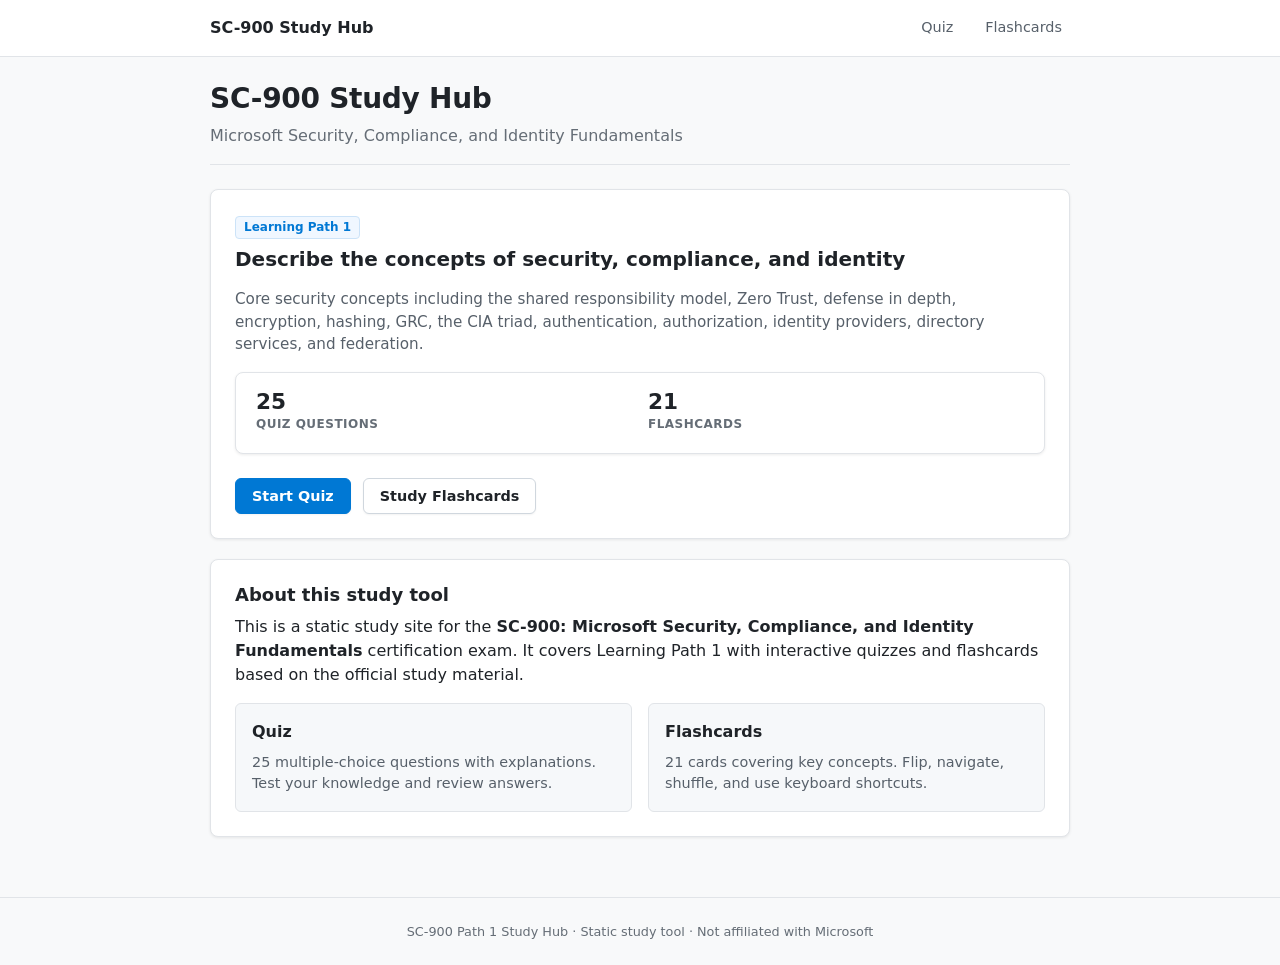
<file: index.html>
<!DOCTYPE html>
<html lang="en">
<head>
  <meta charset="utf-8">
  <meta name="viewport" content="width=device-width, initial-scale=1">
  <title>SC-900 Study Hub</title>
  <link rel="stylesheet" href="css/styles.css">
</head>
<body>
  <nav class="nav-bar">
    <div class="container">
      <a href="index.html" class="site-title">SC-900 Study Hub</a>
      <div class="nav-links">
        <a href="quiz/path1.html">Quiz</a>
        <a href="flashcards/path1.html">Flashcards</a>
      </div>
    </div>
  </nav>

  <main class="container">
    <div class="dashboard-header">
      <h1>SC-900 Study Hub</h1>
      <p class="text-muted">Microsoft Security, Compliance, and Identity Fundamentals</p>
    </div>

    <div class="path-card">
      <div class="card-header">
        <div>
          <span class="badge badge-accent">Learning Path 1</span>
          <h2 class="card-title mt-1">Describe the concepts of security, compliance, and identity</h2>
        </div>
      </div>
      <p class="card-description">
        Core security concepts including the shared responsibility model, Zero Trust,
        defense in depth, encryption, hashing, GRC, the CIA triad, authentication,
        authorization, identity providers, directory services, and federation.
      </p>

      <div class="stats-bar">
        <div class="stat-item">
          <span class="stat-value">25</span>
          <span class="stat-label">Quiz Questions</span>
        </div>
        <div class="stat-item">
          <span class="stat-value">21</span>
          <span class="stat-label">Flashcards</span>
        </div>
      </div>

      <div class="card-actions">
        <a href="quiz/path1.html" class="btn btn-primary">Start Quiz</a>
        <a href="flashcards/path1.html" class="btn btn-secondary">Study Flashcards</a>
      </div>
    </div>

    <div class="card">
      <h3>About this study tool</h3>
      <p>
        This is a static study site for the <strong>SC-900: Microsoft Security, Compliance,
        and Identity Fundamentals</strong> certification exam. It covers Learning Path 1 with
        interactive quizzes and flashcards based on the official study material.
      </p>
      <div class="info-grid">
        <div class="info-item">
          <strong>Quiz</strong>
          <p>25 multiple-choice questions with explanations. Test your knowledge and review answers.</p>
        </div>
        <div class="info-item">
          <strong>Flashcards</strong>
          <p>21 cards covering key concepts. Flip, navigate, shuffle, and use keyboard shortcuts.</p>
        </div>
      </div>
    </div>
  </main>

  <footer class="footer">
    <div class="container">
      <p class="text-muted">SC-900 Path 1 Study Hub &middot; Static study tool &middot; Not affiliated with Microsoft</p>
    </div>
  </footer>
</body>
</html>
</file>
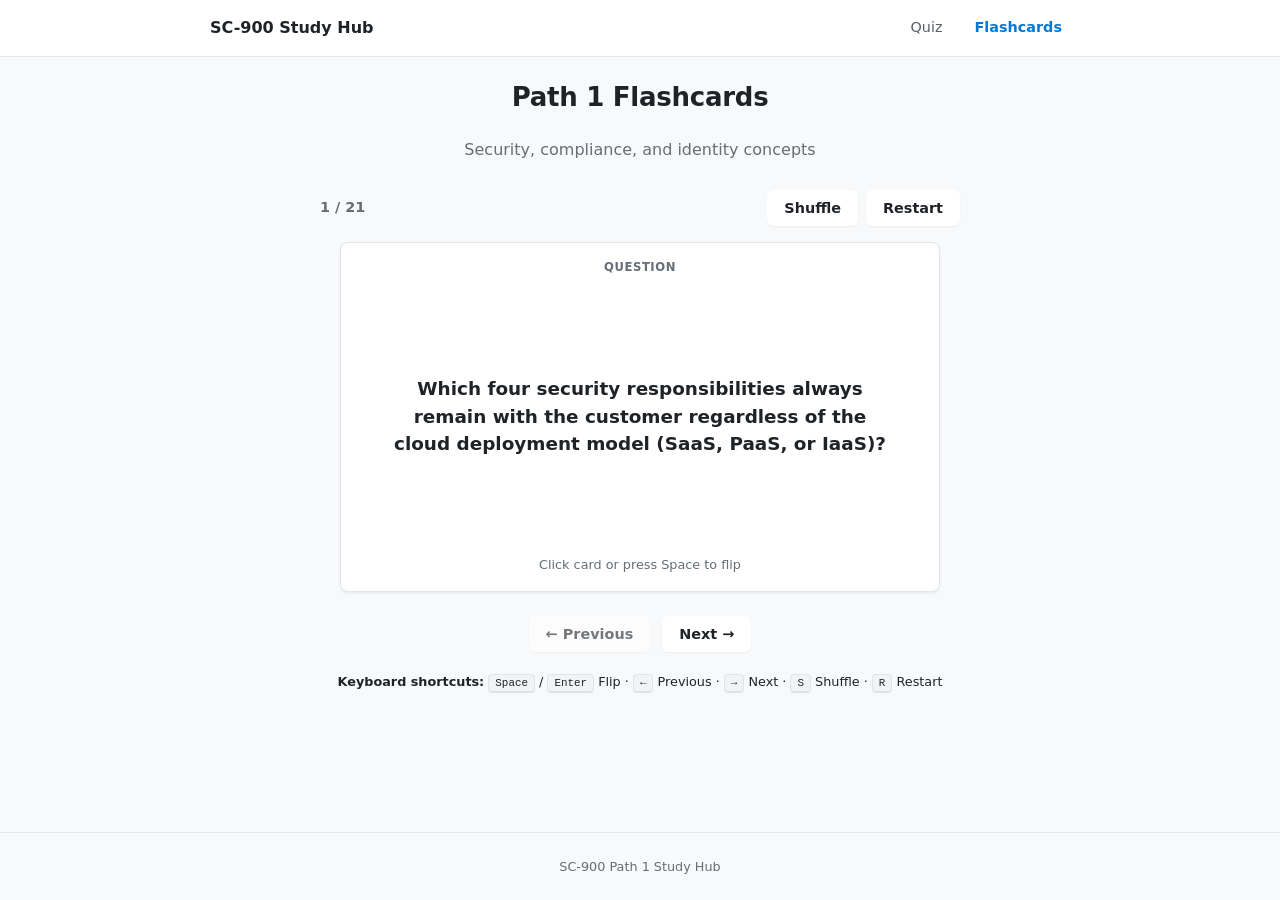
<file: flashcards/path1.html>
<!DOCTYPE html>
<html lang="en">
<head>
  <meta charset="utf-8">
  <meta name="viewport" content="width=device-width, initial-scale=1">
  <title>SC-900 Path 1 Flashcards</title>
  <link rel="stylesheet" href="../css/styles.css">
</head>
<body>
  <nav class="nav-bar">
    <div class="container">
      <a href="../index.html" class="site-title">SC-900 Study Hub</a>
      <div class="nav-links">
        <a href="../quiz/path1.html">Quiz</a>
        <a href="path1.html" class="active">Flashcards</a>
      </div>
    </div>
  </nav>

  <main class="container">
    <div class="flashcard-container">
      <h1>Path 1 Flashcards</h1>
      <p class="text-muted">Security, compliance, and identity concepts</p>

      <div class="flashcard-controls-top">
        <span class="flashcard-progress" id="flashcard-progress">1 / 21</span>
        <div class="flashcard-actions">
          <button type="button" class="btn btn-secondary btn-sm" id="btn-shuffle">Shuffle</button>
          <button type="button" class="btn btn-secondary btn-sm" id="btn-restart">Restart</button>
        </div>
      </div>

      <div class="flashcard-wrapper">
        <div class="flashcard" id="flashcard">
          <div class="flashcard-front">
            <div class="flashcard-badge">Question</div>
            <div class="flashcard-content" id="flashcard-front-content">Loading...</div>
            <div class="flashcard-hint" id="flip-hint">Click card or press Space to flip</div>
          </div>
          <div class="flashcard-back">
            <div class="flashcard-badge">Answer</div>
            <div class="flashcard-content" id="flashcard-back-content"></div>
          </div>
        </div>
      </div>

      <div class="flashcard-nav">
        <button type="button" class="btn btn-secondary" id="btn-prev" disabled>&larr; Previous</button>
        <button type="button" class="btn btn-secondary" id="btn-next">Next &rarr;</button>
      </div>

      <div class="keyboard-hint">
        <p><strong>Keyboard shortcuts:</strong>
          <kbd>Space</kbd> / <kbd>Enter</kbd> Flip &middot;
          <kbd>&larr;</kbd> Previous &middot;
          <kbd>&rarr;</kbd> Next &middot;
          <kbd>S</kbd> Shuffle &middot;
          <kbd>R</kbd> Restart
        </p>
      </div>
    </div>
  </main>

  <footer class="footer">
    <div class="container">
      <p class="text-muted">SC-900 Path 1 Study Hub</p>
    </div>
  </footer>

  <script src="../js/flashcards.js"></script>
</body>
</html>
</file>
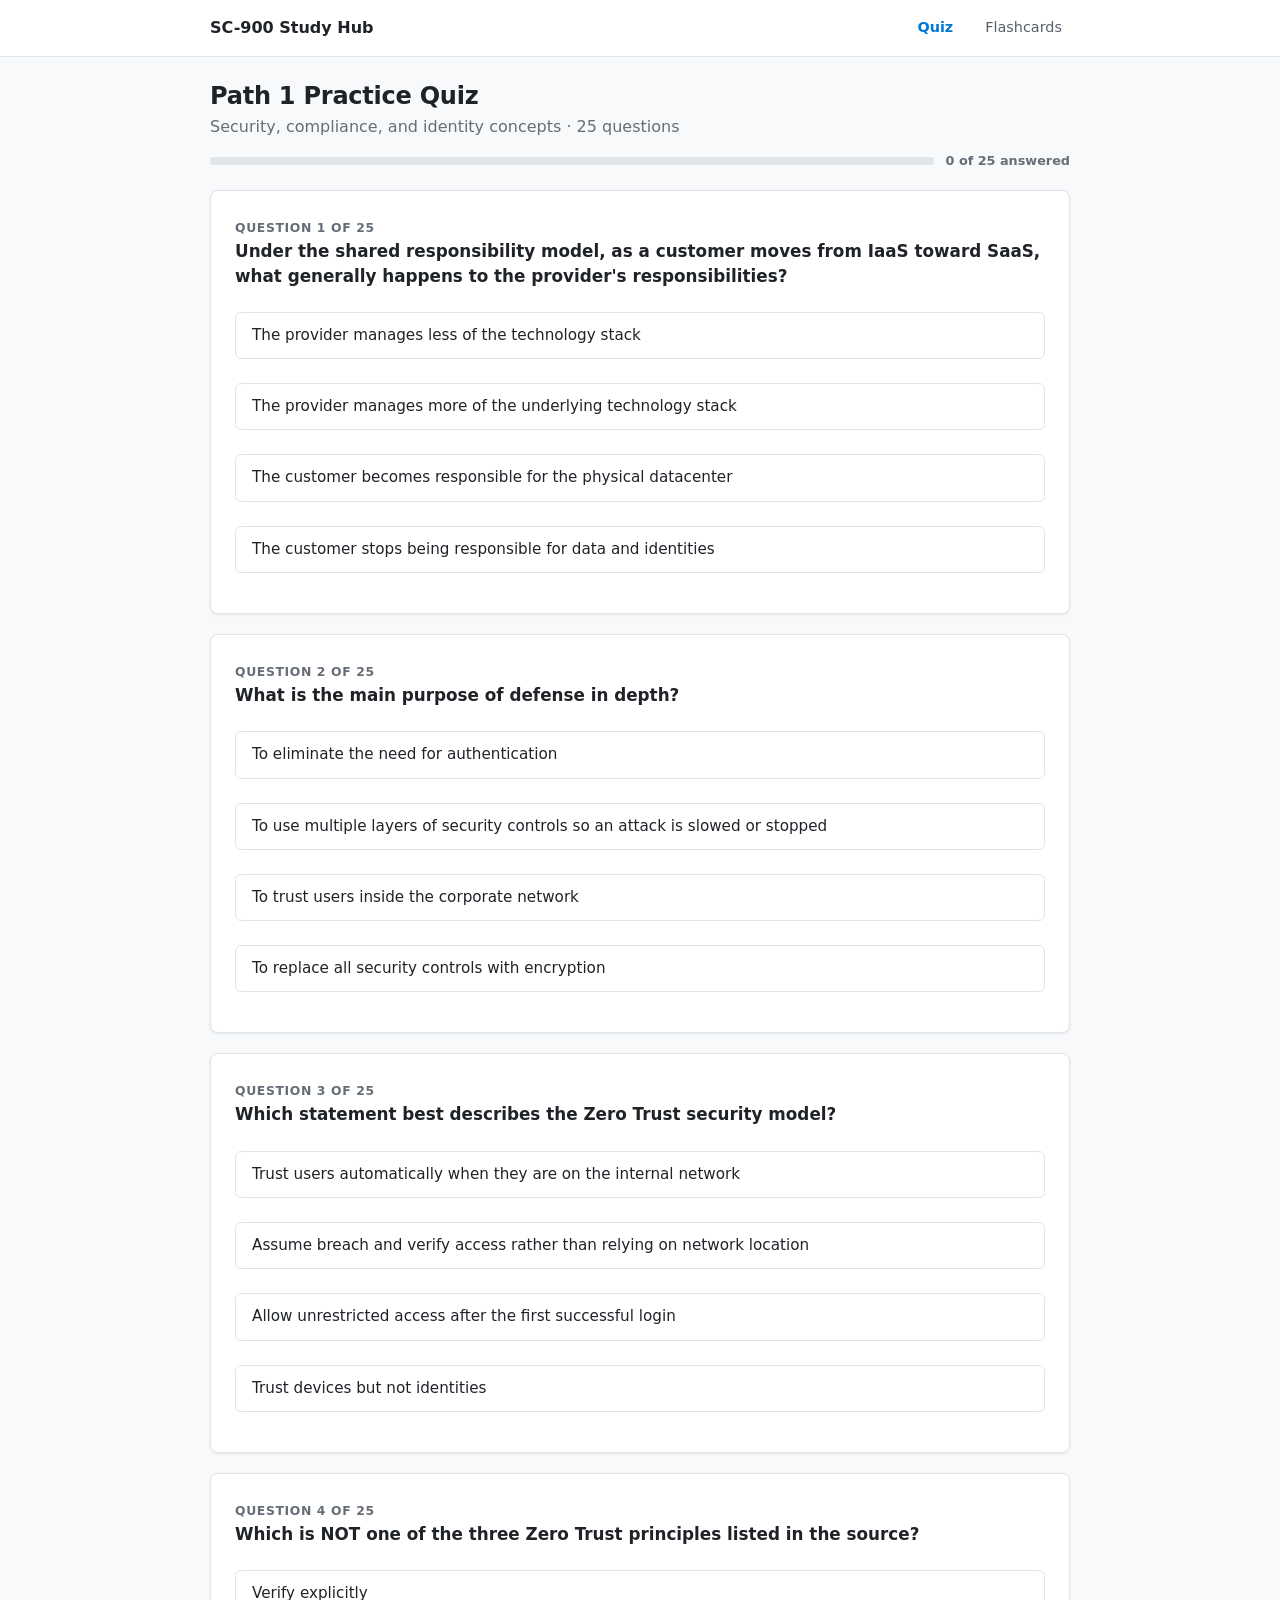
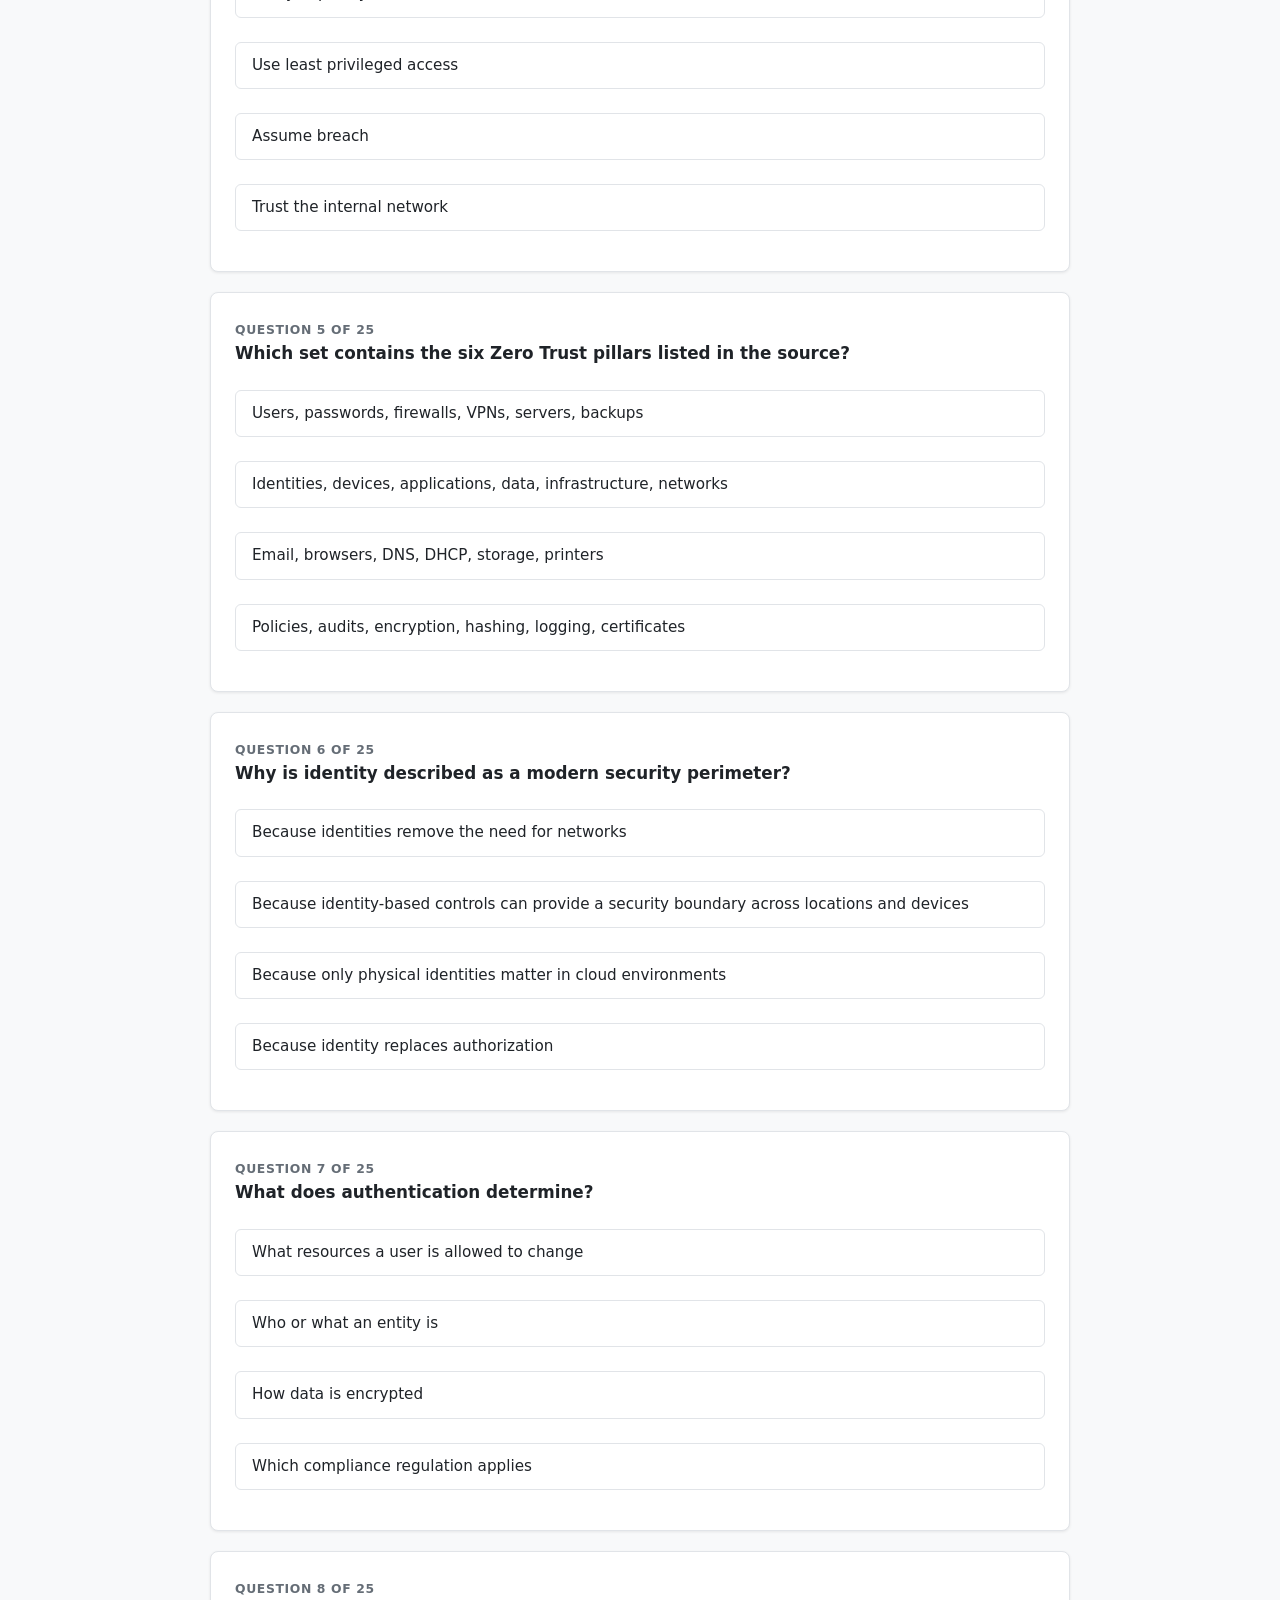
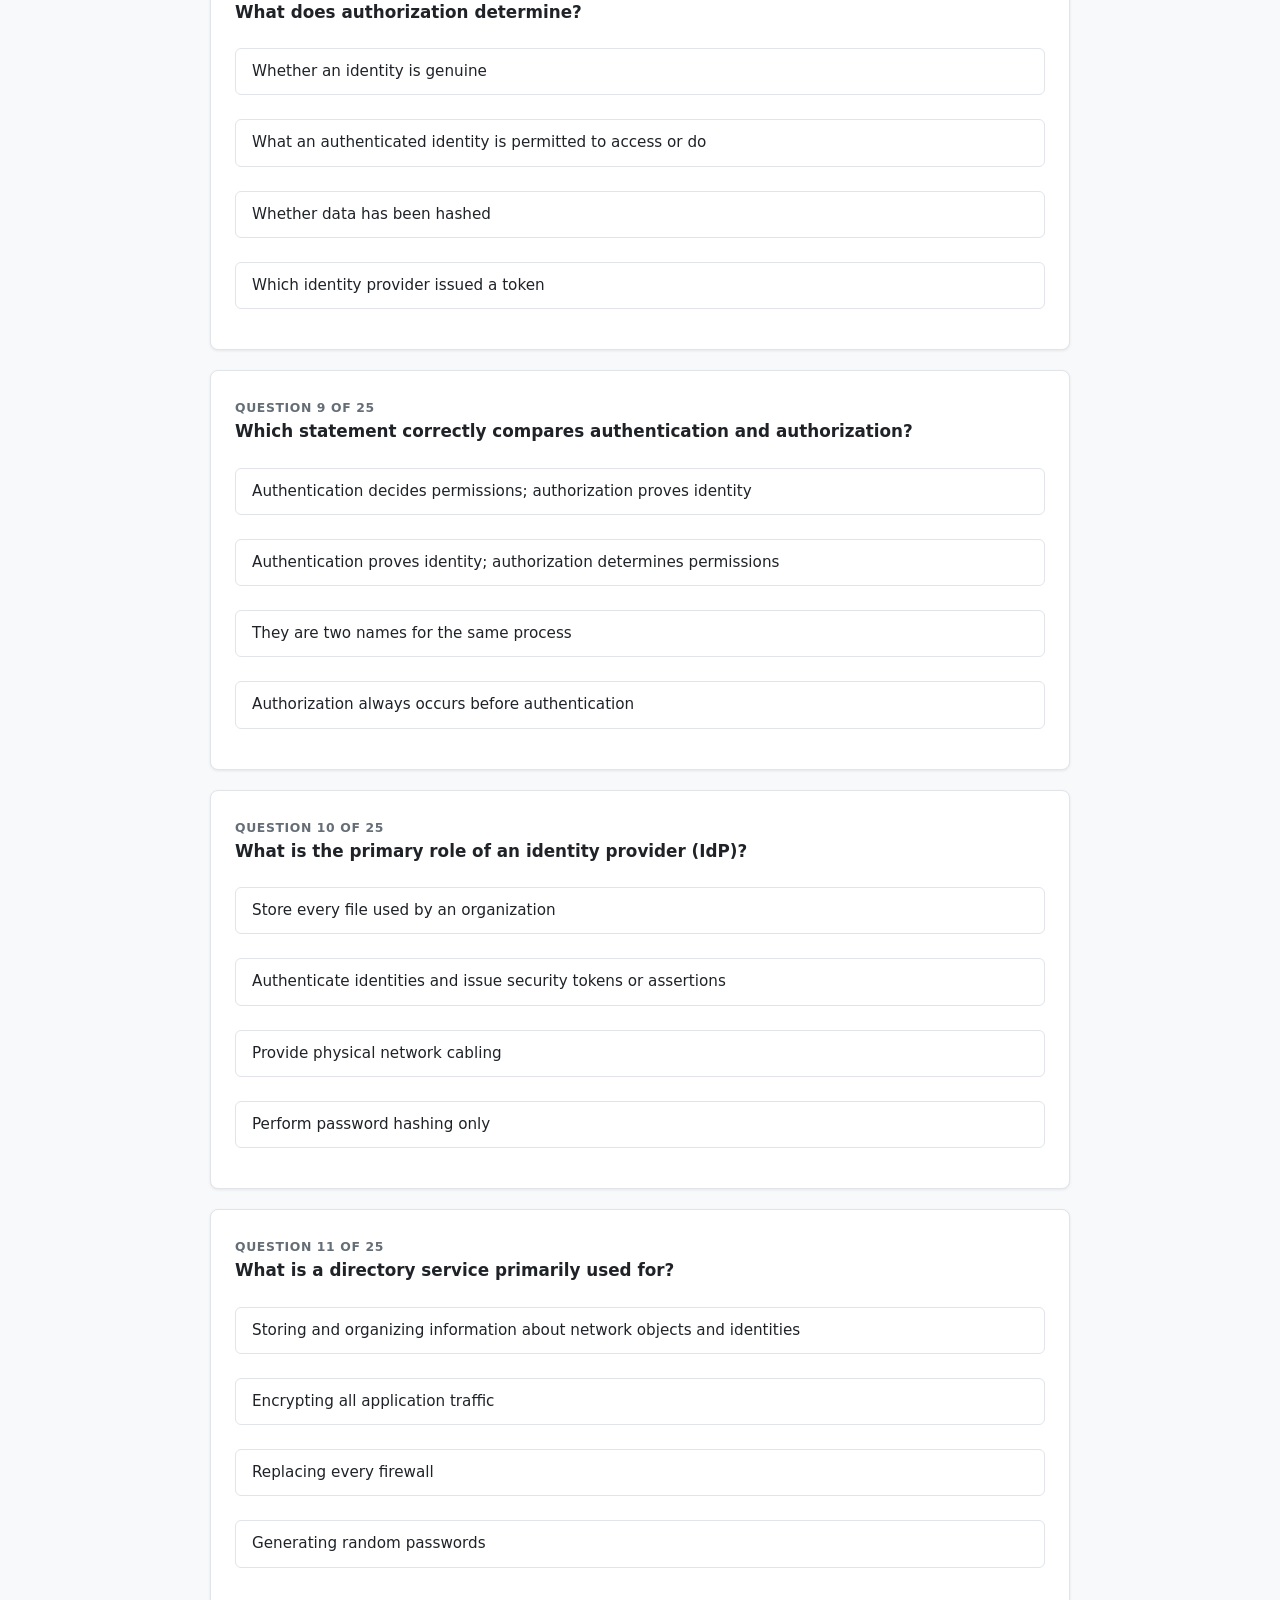
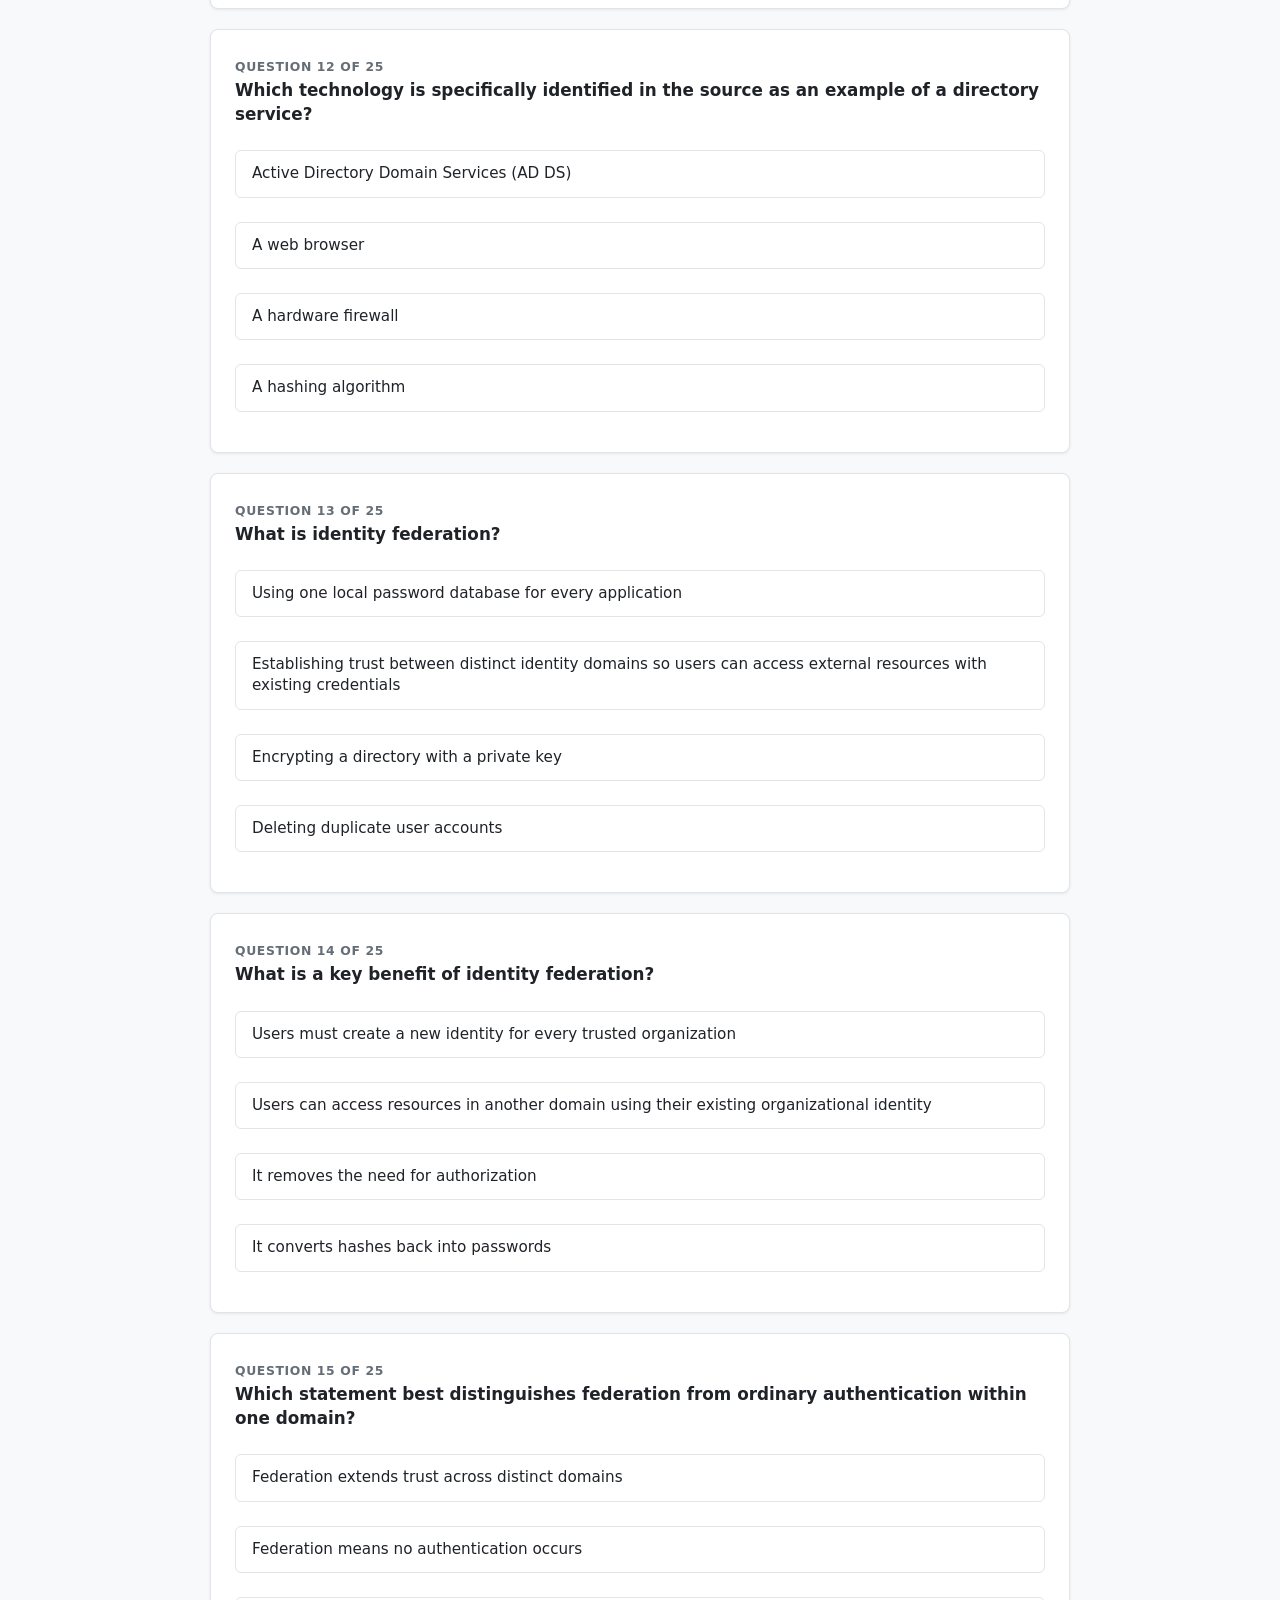
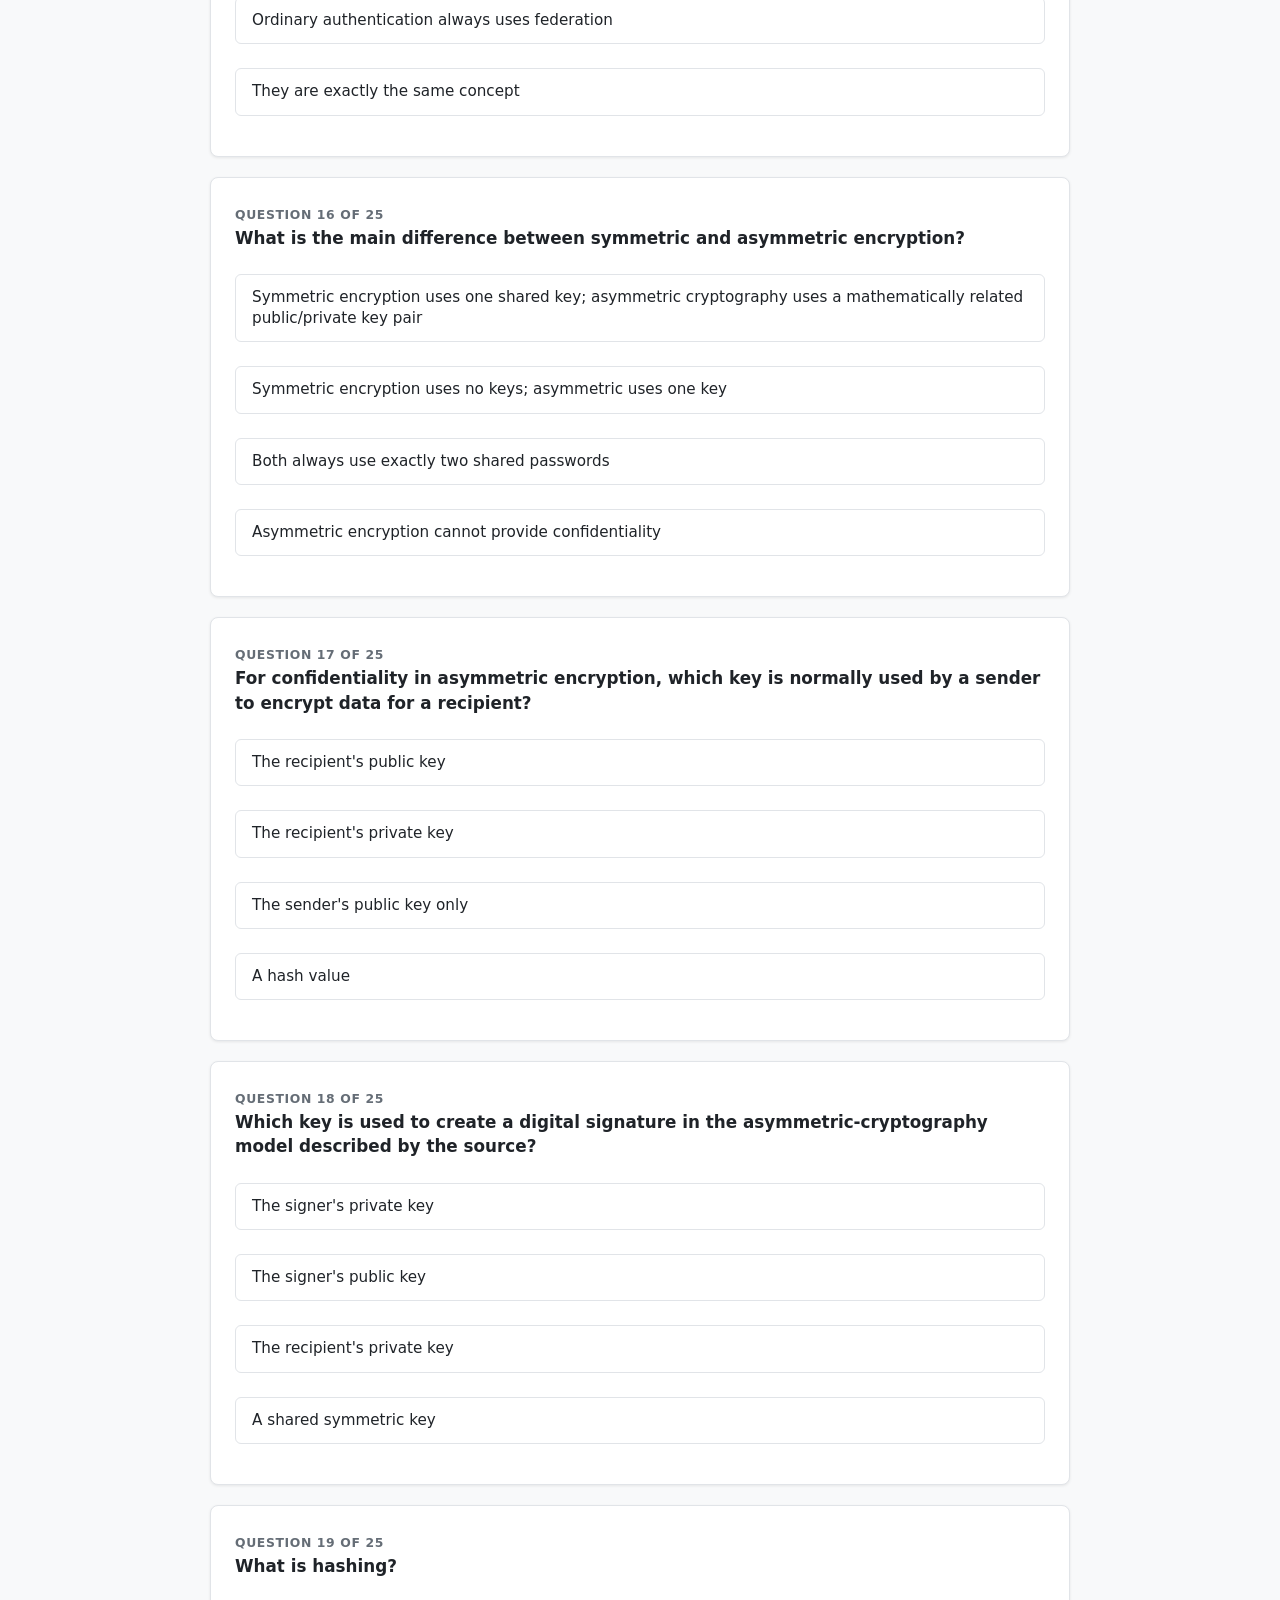
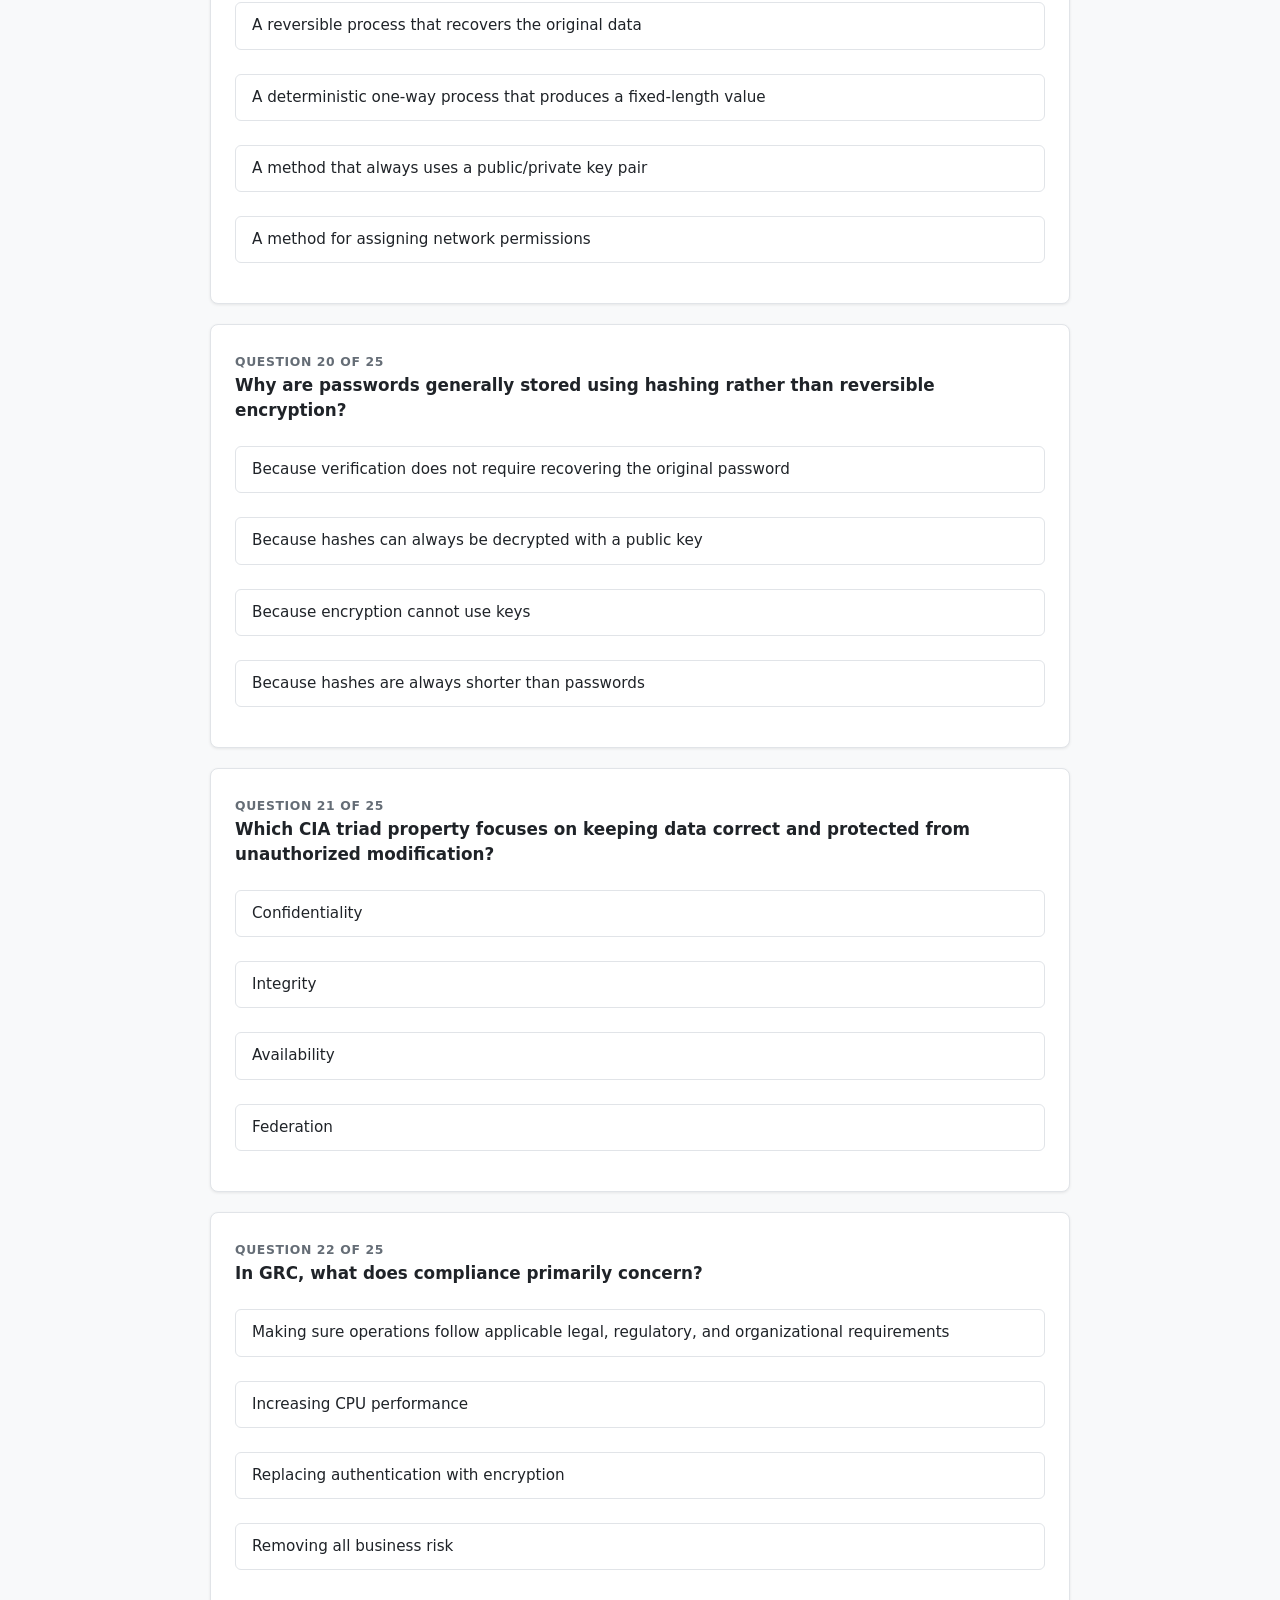
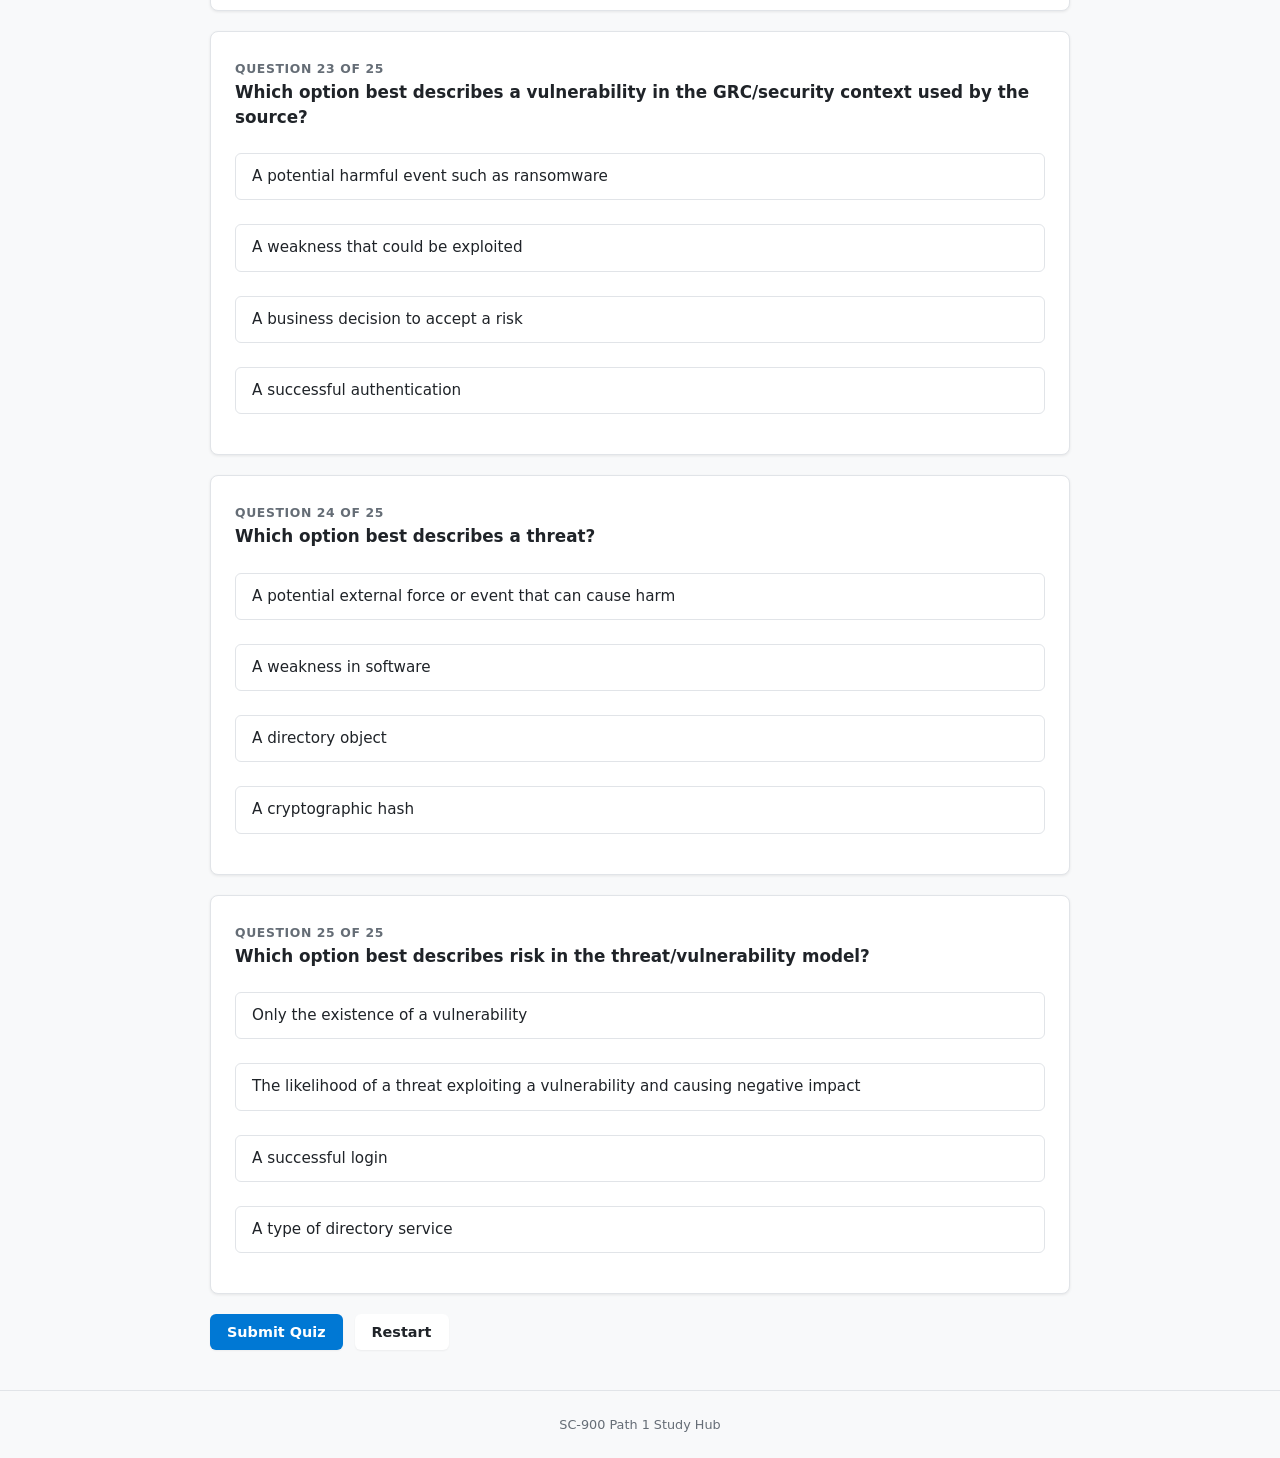
<file: quiz/path1.html>
<!DOCTYPE html>
<html lang="en">
<head>
  <meta charset="utf-8">
  <meta name="viewport" content="width=device-width, initial-scale=1">
  <title>SC-900 Path 1 Quiz</title>
  <link rel="stylesheet" href="../css/styles.css">
</head>
<body>
  <nav class="nav-bar">
    <div class="container">
      <a href="../index.html" class="site-title">SC-900 Study Hub</a>
      <div class="nav-links">
        <a href="path1.html" class="active">Quiz</a>
        <a href="../flashcards/path1.html">Flashcards</a>
      </div>
    </div>
  </nav>

  <main class="container">
    <div class="quiz-header">
      <h1>Path 1 Practice Quiz</h1>
      <p class="text-muted">Security, compliance, and identity concepts &middot; 25 questions</p>

      <div class="progress-bar-container">
        <div class="progress-bar">
          <div class="progress-fill" id="progress-fill"></div>
        </div>
        <span class="progress-text" id="progress-text">0 of 25 answered</span>
      </div>
    </div>

    <div id="quiz-container"></div>

    <div class="quiz-controls">
      <button type="button" class="btn btn-primary" id="btn-submit">Submit Quiz</button>
      <button type="button" class="btn btn-secondary" id="btn-restart">Restart</button>
    </div>

    <div class="quiz-results hidden" id="quiz-results">
      <h2>Results</h2>
      <p class="score-display" id="score-display"></p>
      <p class="score-summary" id="score-summary"></p>
    </div>
  </main>

  <footer class="footer">
    <div class="container">
      <p class="text-muted">SC-900 Path 1 Study Hub</p>
    </div>
  </footer>

  <script src="../js/quiz.js"></script>
</body>
</html>
</file>
<file: css/styles.css>
/* ==========================================================================
   SC-900 Study Hub — Main Stylesheet
   Design Philosophy: Clean, technical documentation aesthetic.
   No gradients, no glow effects, no glassmorphism, no neon, no dark themes.
   High contrast, accessible typography, compact and responsive layout.
   ========================================================================== */

/* --------------------------------------------------------------------------
   0. CSS Custom Properties / Design Tokens
   -------------------------------------------------------------------------- */
:root {
  /* Color Palette */
  --bg-app: #f8f9fa;
  --bg-card: #ffffff;
  --bg-subtle: #f6f8fa;
  --bg-muted: #f1f3f5;
  --bg-accent-light: #f0f7ff;
  --bg-accent-subtle: #f4f8fc;
  
  /* Text Colors */
  --text-primary: #1f2328;
  --text-secondary: #57606a;
  --text-muted: #656d76;
  --text-inverse: #ffffff;
  
  /* Accent & Action Colors */
  --accent-primary: #0078d4;
  --accent-hover: #0067b8;
  --accent-active: #005a9e;
  --accent-border: #cce3f8;
  
  /* Status & Feedback Colors */
  --color-success: #198754;
  --bg-success: #e6f4ea;
  --border-success: #198754;
  --text-success: #0f5132;
  
  --color-danger: #dc3545;
  --bg-danger: #fce8e6;
  --border-danger: #dc3545;
  --text-danger: #842029;
  
  --color-warning: #9a6700;
  --bg-warning: #fff8c5;
  --border-warning: #d4a72c;

  /* Borders & Dividers */
  --border-default: #e1e4e8;
  --border-subtle: #d0d7de;
  --border-focus: #0078d4;

  /* Shadows */
  --shadow-card: 0 1px 3px rgba(0, 0, 0, 0.08);
  --shadow-card-hover: 0 2px 6px rgba(0, 0, 0, 0.12);
  --shadow-button: 0 1px 2px rgba(0, 0, 0, 0.05);

  /* Corner Radius */
  --radius-sm: 4px;
  --radius-md: 6px;
  --radius-lg: 8px;
  --radius-pill: 9999px;

  /* Typography */
  --font-family: system-ui, -apple-system, BlinkMacSystemFont, "Segoe UI", Roboto, "Helvetica Neue", Arial, sans-serif;
  --font-mono: ui-monospace, SFMono-Regular, "SF Mono", Menlo, Consolas, "Liberation Mono", monospace;
  --line-height-normal: 1.5;
  --line-height-tight: 1.25;

  /* Spacing */
  --space-1: 4px;
  --space-2: 8px;
  --space-3: 12px;
  --space-4: 16px;
  --space-5: 20px;
  --space-6: 24px;
  --space-8: 32px;
  --space-10: 40px;

  /* Transitions */
  --transition-fast: 0.15s ease;
  --transition-normal: 0.25s ease;
  --transition-flip: transform 0.5s ease;
}

/* --------------------------------------------------------------------------
   1. Global Base & Reset
   -------------------------------------------------------------------------- */
*, *::before, *::after {
  box-sizing: border-box;
  margin: 0;
  padding: 0;
}

html {
  font-size: 16px;
  -webkit-text-size-adjust: 100%;
  scroll-behavior: smooth;
}

body {
  font-family: var(--font-family);
  background-color: var(--bg-app);
  color: var(--text-primary);
  line-height: var(--line-height-normal);
  -webkit-font-smoothing: antialiased;
  -moz-osx-font-smoothing: grayscale;
  min-height: 100vh;
  display: flex;
  flex-direction: column;
}

/* Typography Hierarchy */
h1, h2, h3, h4, h5, h6 {
  color: var(--text-primary);
  font-weight: 600;
  line-height: var(--line-height-tight);
}

h1 {
  font-size: 1.625rem; /* ~26px */
  margin-bottom: var(--space-2);
  letter-spacing: -0.01em;
}

h2 {
  font-size: 1.35rem; /* ~21.6px */
  margin-bottom: var(--space-3);
}

h3 {
  font-size: 1.125rem; /* 18px */
  margin-bottom: var(--space-2);
}

h4 {
  font-size: 1rem; /* 16px */
  margin-bottom: var(--space-2);
}

p {
  margin-bottom: var(--space-3);
  color: var(--text-primary);
}

p:last-child {
  margin-bottom: 0;
}

/* Links */
a {
  color: var(--accent-primary);
  text-decoration: none;
  transition: color var(--transition-fast);
}

a:hover {
  color: var(--accent-hover);
  text-decoration: underline;
}

a:focus-visible {
  outline: 2px solid var(--border-focus);
  outline-offset: 2px;
  border-radius: var(--radius-sm);
}

/* Inline Code and Keyboard tags */
code, kbd {
  font-family: var(--font-mono);
  font-size: 0.85em;
  padding: 2px 6px;
  border-radius: var(--radius-sm);
  background: var(--bg-muted);
  border: 1px solid var(--border-default);
  color: var(--text-primary);
}

kbd {
  box-shadow: 0 1px 0 rgba(0,0,0,0.1);
  font-weight: 500;
}

/* Layout Container */
.container {
  width: 100%;
  max-width: 900px;
  margin-left: auto;
  margin-right: auto;
  padding-left: var(--space-5);
  padding-right: var(--space-5);
}

.main-content {
  flex: 1 0 auto;
  padding-top: var(--space-6);
  padding-bottom: var(--space-10);
}

main.container {
  flex: 1 0 auto;
  padding-top: var(--space-6);
  padding-bottom: var(--space-10);
}

/* --------------------------------------------------------------------------
   2. Navigation Bar
   -------------------------------------------------------------------------- */
.nav-bar {
  background-color: var(--bg-card);
  border-bottom: 1px solid var(--border-default);
  position: sticky;
  top: 0;
  z-index: 100;
  padding: 0;
}

.nav-bar .container {
  display: flex;
  align-items: center;
  justify-content: space-between;
  min-height: 56px;
}

.nav-bar .site-title {
  font-size: 1rem;
  font-weight: 600;
  color: var(--text-primary);
  text-decoration: none;
  display: inline-flex;
  align-items: center;
  gap: var(--space-2);
}

.nav-bar .site-title:hover {
  text-decoration: none;
  color: var(--accent-primary);
}

.nav-bar .site-title .badge {
  font-size: 0.75rem;
  font-weight: 500;
}

.nav-bar .nav-links {
  display: flex;
  align-items: center;
  gap: var(--space-4);
  list-style: none;
}

.nav-bar .nav-links a {
  font-size: 0.9rem;
  font-weight: 500;
  color: var(--text-secondary);
  text-decoration: none;
  padding: var(--space-1) var(--space-2);
  border-radius: var(--radius-sm);
  transition: color var(--transition-fast), background-color var(--transition-fast);
}

.nav-bar .nav-links a:hover {
  color: var(--text-primary);
  background-color: var(--bg-subtle);
  text-decoration: none;
}

.nav-bar .nav-links a.active {
  color: var(--accent-primary);
  font-weight: 600;
}

/* --------------------------------------------------------------------------
   3. Common Components: Buttons, Cards, Badges
   -------------------------------------------------------------------------- */
/* Buttons */
.btn, button.btn, button:not(.option-btn):not(.option) {
  display: inline-flex;
  align-items: center;
  justify-content: center;
  font-family: var(--font-family);
  font-size: 0.9rem;
  font-weight: 600;
  line-height: 1.25;
  padding: 8px 16px;
  border-radius: var(--radius-md);
  border: 1px solid transparent;
  cursor: pointer;
  text-decoration: none;
  text-align: center;
  white-space: nowrap;
  vertical-align: middle;
  user-select: none;
  box-shadow: var(--shadow-button);
  transition: background-color var(--transition-fast), border-color var(--transition-fast), color var(--transition-fast), box-shadow var(--transition-fast);
}

.btn:focus-visible, button:focus-visible {
  outline: 2px solid var(--border-focus);
  outline-offset: 2px;
}

.btn:disabled, button:disabled {
  opacity: 0.6;
  cursor: not-allowed;
  box-shadow: none;
}

/* Primary Button (Accent solid) */
.btn-primary, #submit {
  background-color: var(--accent-primary);
  color: var(--text-inverse);
  border-color: var(--accent-primary);
}

.btn-primary:hover:not(:disabled), #submit:hover:not(:disabled) {
  background-color: var(--accent-hover);
  border-color: var(--accent-hover);
  color: var(--text-inverse);
  text-decoration: none;
}

.btn-primary:active:not(:disabled), #submit:active:not(:disabled) {
  background-color: var(--accent-active);
  border-color: var(--accent-active);
}

/* Secondary Button (Outlined / Light) */
.btn-secondary, #restart {
  background-color: var(--bg-card);
  color: var(--text-primary);
  border-color: var(--border-subtle);
}

.btn-secondary:hover:not(:disabled), #restart:hover:not(:disabled) {
  background-color: var(--bg-subtle);
  border-color: var(--border-default);
  color: var(--text-primary);
  text-decoration: none;
}

.btn-secondary:active:not(:disabled), #restart:active:not(:disabled) {
  background-color: var(--bg-muted);
}

/* Small / Compact Button */
.btn-sm {
  padding: 6px 12px;
  font-size: 0.825rem;
}

/* Large Button */
.btn-lg {
  padding: 10px 20px;
  font-size: 1rem;
}

/* Cards */
.card, .path-card, .question-card, .quiz-results {
  background-color: var(--bg-card);
  border: 1px solid var(--border-default);
  border-radius: var(--radius-lg);
  padding: var(--space-6);
  margin-bottom: var(--space-5);
  box-shadow: var(--shadow-card);
}

/* Badges / Tags */
.badge {
  display: inline-flex;
  align-items: center;
  padding: 2px 8px;
  font-size: 0.75rem;
  font-weight: 600;
  line-height: 1.4;
  border-radius: var(--radius-sm);
  background-color: var(--bg-muted);
  color: var(--text-secondary);
  border: 1px solid var(--border-default);
}

.badge-accent {
  background-color: var(--bg-accent-light);
  color: var(--accent-primary);
  border-color: var(--accent-border);
}

.badge-success {
  background-color: var(--bg-success);
  color: var(--text-success);
  border-color: var(--border-success);
}

/* --------------------------------------------------------------------------
   4. Dashboard / Home View
   -------------------------------------------------------------------------- */
.dashboard-header {
  margin-bottom: var(--space-6);
  padding-bottom: var(--space-4);
  border-bottom: 1px solid var(--border-default);
}

.dashboard-header h1 {
  font-size: 1.75rem;
  margin-bottom: var(--space-2);
}

.dashboard-header .lead {
  font-size: 1.05rem;
  color: var(--text-secondary);
  margin-bottom: var(--space-3);
}

.path-card {
  transition: border-color var(--transition-fast), box-shadow var(--transition-fast);
}

.path-card:hover {
  border-color: var(--border-subtle);
  box-shadow: var(--shadow-card-hover);
}

.path-card .card-header {
  display: flex;
  align-items: flex-start;
  justify-content: space-between;
  gap: var(--space-4);
  margin-bottom: var(--space-3);
}

.path-card .card-title {
  font-size: 1.25rem;
  font-weight: 600;
  margin-bottom: var(--space-1);
}

.path-card .card-description {
  color: var(--text-secondary);
  font-size: 0.95rem;
  line-height: 1.5;
  margin-bottom: var(--space-4);
}

.path-card .card-actions {
  display: flex;
  flex-wrap: wrap;
  gap: var(--space-3);
  align-items: center;
}

/* Stats Bar */
.stats-bar {
  display: flex;
  flex-wrap: wrap;
  gap: var(--space-4);
  padding: var(--space-4) var(--space-5);
  background-color: var(--bg-card);
  border: 1px solid var(--border-default);
  border-radius: var(--radius-lg);
  margin-bottom: var(--space-6);
  box-shadow: var(--shadow-card);
}

.stat-item {
  flex: 1 1 140px;
  display: flex;
  flex-direction: column;
}

.stat-label {
  font-size: 0.75rem;
  font-weight: 600;
  color: var(--text-muted);
  text-transform: uppercase;
  letter-spacing: 0.04em;
  margin-bottom: var(--space-1);
}

.stat-value {
  font-size: 1.35rem;
  font-weight: 700;
  color: var(--text-primary);
  line-height: 1.2;
}

/* --------------------------------------------------------------------------
   5. Quiz Component
   -------------------------------------------------------------------------- */
.quiz-header {
  margin-bottom: var(--space-5);
}

.quiz-header h1 {
  font-size: 1.5rem;
  margin-bottom: var(--space-1);
}

.quiz-header .muted, .quiz-header .quiz-meta {
  font-size: 0.9rem;
  color: var(--text-muted);
  margin-bottom: var(--space-4);
}

/* Progress Bar */
.progress-bar {
  width: 100%;
  height: 8px;
  background-color: var(--border-default);
  border-radius: var(--radius-pill);
  overflow: hidden;
  margin: var(--space-3) 0 var(--space-4);
}

.progress-fill {
  height: 100%;
  background-color: var(--accent-primary);
  border-radius: var(--radius-pill);
  transition: width var(--transition-normal);
}

/* Question Card */
.question-card {
  position: relative;
  border-radius: var(--radius-lg);
  background: var(--bg-card);
  border: 1px solid var(--border-default);
  padding: var(--space-6);
  margin-bottom: var(--space-5);
  box-shadow: var(--shadow-card);
}

.question-number {
  font-size: 0.775rem;
  font-weight: 700;
  text-transform: uppercase;
  letter-spacing: 0.05em;
  color: var(--text-muted);
  margin-bottom: var(--space-2);
}

.question-text, .question-card h3 {
  font-size: 1.05rem;
  font-weight: 600;
  line-height: 1.45;
  color: var(--text-primary);
  margin-bottom: var(--space-4);
}

/* Options Container */
.options-list {
  display: flex;
  flex-direction: column;
  gap: var(--space-2);
  margin-bottom: var(--space-2);
}

/* Option Buttons & Labels */
.option-btn, .option {
  display: block;
  width: 100%;
  text-align: left;
  font-family: var(--font-family);
  font-size: 0.95rem;
  line-height: 1.4;
  color: var(--text-primary);
  background-color: var(--bg-card);
  border: 1px solid var(--border-default);
  border-radius: var(--radius-md);
  padding: 12px 16px;
  margin: var(--space-2) 0;
  cursor: pointer;
  box-shadow: none;
  transition: background-color var(--transition-fast), border-color var(--transition-fast), color var(--transition-fast);
  user-select: none;
}

.option-btn:hover:not(:disabled), .option:hover {
  background-color: var(--bg-subtle);
  border-color: var(--border-subtle);
}

.option-btn:focus-visible, .option:focus-within {
  outline: 2px solid var(--border-focus);
  outline-offset: 2px;
}

/* Option Selected State */
.option-btn.selected {
  border-color: var(--accent-primary);
  background-color: var(--bg-accent-light);
  color: var(--accent-primary);
  font-weight: 500;
}

/* Option Correct State */
.option-btn.correct, .option.correct {
  background-color: var(--bg-success) !important;
  border-color: var(--border-success) !important;
  color: var(--text-success) !important;
  font-weight: 600;
}

/* Option Incorrect State */
.option-btn.incorrect, .option-btn.wrong, .option.wrong, .option.incorrect {
  background-color: var(--bg-danger) !important;
  border-color: var(--border-danger) !important;
  color: var(--text-danger) !important;
}

/* Option Disabled State */
.option-btn:disabled, .option input[type="radio"]:disabled {
  cursor: default;
}

.option-btn:disabled:not(.correct):not(.incorrect):not(.wrong) {
  opacity: 0.65;
}

/* Form Radio Inputs inside Options */
.option input[type="radio"] {
  margin-right: var(--space-2);
  vertical-align: middle;
  accent-color: var(--accent-primary);
}

/* Explanation */
.explanation {
  margin-top: var(--space-4);
  padding: 12px 16px;
  background-color: var(--bg-subtle);
  border-left: 3px solid var(--accent-primary);
  border-radius: var(--radius-sm);
  font-size: 0.9rem;
  line-height: 1.5;
  color: var(--text-primary);
}

.explanation strong {
  color: var(--text-primary);
}

/* Quiz Controls */
.quiz-controls {
  display: flex;
  flex-wrap: wrap;
  gap: var(--space-3);
  align-items: center;
  margin-top: var(--space-5);
}

/* Quiz Results Section */
.quiz-results {
  background-color: var(--bg-card);
  border: 1px solid var(--border-default);
  border-radius: var(--radius-lg);
  padding: var(--space-6);
  margin-top: var(--space-6);
  text-align: center;
  box-shadow: var(--shadow-card);
}

.score-display, #score {
  font-size: 1.875rem;
  font-weight: 700;
  color: var(--text-primary);
  line-height: 1.2;
  margin-bottom: var(--space-2);
}

.results-summary, #summary {
  font-size: 1rem;
  color: var(--text-secondary);
  margin-bottom: var(--space-4);
}

/* --------------------------------------------------------------------------
   6. Flashcards Component & 3D Flip System
   -------------------------------------------------------------------------- */
.flashcard-container {
  display: flex;
  flex-direction: column;
  align-items: center;
  width: 100%;
  max-width: 640px;
  margin: 0 auto;
  gap: var(--space-4);
}

/* Flashcards Top Controls */
.flashcard-controls-top {
  display: flex;
  align-items: center;
  justify-content: space-between;
  width: 100%;
  gap: var(--space-3);
}

.flashcard-progress {
  font-size: 0.9rem;
  font-weight: 600;
  color: var(--text-muted);
}

.flashcard-actions-top {
  display: flex;
  align-items: center;
  gap: var(--space-2);
}

/* 3D Flip Mechanics */
.flashcard-wrapper {
  perspective: 1000px;
  width: 100%;
  max-width: 600px;
  height: 350px;
  margin: 0 auto;
  cursor: pointer;
  user-select: none;
}

.flashcard-wrapper:focus-visible {
  outline: 2px solid var(--border-focus);
  outline-offset: 4px;
  border-radius: var(--radius-lg);
}

.flashcard {
  width: 100%;
  height: 100%;
  position: relative;
  transform-style: preserve-3d;
  transition: var(--transition-flip);
  border-radius: var(--radius-lg);
}

.flashcard.flipped {
  transform: rotateY(180deg);
}

.flashcard-front, .flashcard-back {
  position: absolute;
  width: 100%;
  height: 100%;
  top: 0;
  left: 0;
  backface-visibility: hidden;
  -webkit-backface-visibility: hidden;
  display: flex;
  flex-direction: column;
  align-items: center;
  justify-content: center;
  padding: var(--space-6);
  border: 1px solid var(--border-default);
  border-radius: var(--radius-lg);
  box-sizing: border-box;
  box-shadow: var(--shadow-card);
  text-align: center;
}

/* Front: Term / Question side */
.flashcard-front {
  background-color: var(--bg-card);
}

/* Back: Definition / Answer side */
.flashcard-back {
  background-color: var(--bg-accent-light);
  border-color: var(--accent-border);
  transform: rotateY(180deg);
}

/* Flashcard Internal Elements */
.flashcard-badge {
  position: absolute;
  top: var(--space-4);
  font-size: 0.725rem;
  font-weight: 700;
  text-transform: uppercase;
  letter-spacing: 0.05em;
  color: var(--text-muted);
}

.flashcard-front .flashcard-badge {
  color: var(--text-muted);
}

.flashcard-back .flashcard-badge {
  color: var(--accent-primary);
}

.flashcard-content {
  font-size: 1.15rem;
  font-weight: 600;
  line-height: 1.5;
  color: var(--text-primary);
  max-width: 90%;
  overflow-y: auto;
  padding: var(--space-2) 0;
}

.flashcard-back .flashcard-content {
  font-size: 1rem;
  font-weight: 400;
  line-height: 1.6;
}

.flashcard-hint {
  position: absolute;
  bottom: var(--space-4);
  font-size: 0.8rem;
  color: var(--text-muted);
}

/* Flashcards Navigation Bar */
.flashcard-nav {
  display: flex;
  align-items: center;
  justify-content: center;
  gap: var(--space-3);
  width: 100%;
  margin-top: var(--space-2);
}

.keyboard-hint {
  font-size: 0.8rem;
  color: var(--text-muted);
  text-align: center;
  margin-top: var(--space-1);
}

/* --------------------------------------------------------------------------
   7. Footer
   -------------------------------------------------------------------------- */
.footer {
  margin-top: auto;
  padding: var(--space-6) 0;
  border-top: 1px solid var(--border-default);
  text-align: center;
}

.footer p {
  font-size: 0.8rem;
}

/* --------------------------------------------------------------------------
   7b. Info Grid (Dashboard)
   -------------------------------------------------------------------------- */
.info-grid {
  display: grid;
  grid-template-columns: 1fr 1fr;
  gap: var(--space-4);
  margin-top: var(--space-4);
}

.info-item {
  padding: var(--space-4);
  background-color: var(--bg-subtle);
  border: 1px solid var(--border-default);
  border-radius: var(--radius-md);
}

.info-item strong {
  display: block;
  margin-bottom: var(--space-2);
  color: var(--text-primary);
}

.info-item p {
  font-size: 0.9rem;
  color: var(--text-secondary);
}

/* --------------------------------------------------------------------------
   7c. Progress Bar Container
   -------------------------------------------------------------------------- */
.progress-bar-container {
  display: flex;
  align-items: center;
  gap: var(--space-3);
  margin-top: var(--space-3);
}

.progress-bar-container .progress-bar {
  flex: 1;
  margin: 0;
}

.progress-text {
  font-size: 0.8rem;
  font-weight: 600;
  color: var(--text-muted);
  white-space: nowrap;
}

/* --------------------------------------------------------------------------
   7d. Flashcard Actions
   -------------------------------------------------------------------------- */
.flashcard-actions {
  display: flex;
  align-items: center;
  gap: var(--space-2);
}

/* --------------------------------------------------------------------------
   7e. Score Summary
   -------------------------------------------------------------------------- */
.score-summary {
  font-size: 0.95rem;
  color: var(--text-secondary);
}

.result-correct {
  color: var(--color-success);
  font-weight: 600;
}

.result-incorrect {
  color: var(--color-danger);
  font-weight: 600;
}

.result-unanswered {
  color: var(--color-warning);
  font-weight: 600;
}

/* --------------------------------------------------------------------------
   8. Utility Classes
   -------------------------------------------------------------------------- */
.hidden {
  display: none !important;
}

.text-muted, .muted {
  color: var(--text-muted) !important;
}

.text-secondary {
  color: var(--text-secondary) !important;
}

.text-center {
  text-align: center !important;
}

.text-left {
  text-align: left !important;
}

.text-right {
  text-align: right !important;
}

.font-semibold {
  font-weight: 600 !important;
}

.font-bold {
  font-weight: 700 !important;
}

/* Margin Utilities */
.mt-0 { margin-top: 0 !important; }
.mt-1 { margin-top: var(--space-2) !important; } /* 8px */
.mt-2 { margin-top: var(--space-4) !important; } /* 16px */
.mt-3 { margin-top: var(--space-6) !important; } /* 24px */
.mt-4 { margin-top: var(--space-8) !important; } /* 32px */

.mb-0 { margin-bottom: 0 !important; }
.mb-1 { margin-bottom: var(--space-2) !important; } /* 8px */
.mb-2 { margin-bottom: var(--space-4) !important; } /* 16px */
.mb-3 { margin-bottom: var(--space-6) !important; } /* 24px */
.mb-4 { margin-bottom: var(--space-8) !important; } /* 32px */

/* Flexbox Utilities */
.d-flex {
  display: flex !important;
}

.flex-column {
  flex-direction: column !important;
}

.flex-wrap {
  flex-wrap: wrap !important;
}

.align-center {
  align-items: center !important;
}

.justify-between {
  justify-content: space-between !important;
}

.justify-center {
  justify-content: center !important;
}

.gap-1 { gap: var(--space-2) !important; }
.gap-2 { gap: var(--space-4) !important; }
.gap-3 { gap: var(--space-6) !important; }

/* --------------------------------------------------------------------------
   8. Responsive & Obsidian Iframe Adaptations
   -------------------------------------------------------------------------- */
/* Tablet & Medium Screens */
@media (max-width: 768px) {
  html {
    font-size: 15px;
  }

  .container {
    padding-left: var(--space-4);
    padding-right: var(--space-4);
  }

  .main-content {
    padding-top: var(--space-4);
    padding-bottom: var(--space-6);
  }

  .card, .path-card, .question-card, .quiz-results {
    padding: var(--space-4);
    margin-bottom: var(--space-4);
  }

  .flashcard-wrapper {
    height: 300px;
  }

  .flashcard-front, .flashcard-back {
    padding: var(--space-4);
  }

  .flashcard-content {
    font-size: 1.05rem;
  }

  .flashcard-back .flashcard-content {
    font-size: 0.95rem;
  }

  .stat-item {
    flex: 1 1 110px;
  }
}

/* Mobile & Small Obsidian Viewports */
@media (max-width: 480px) {
  html {
    font-size: 14.5px;
  }

  .container {
    padding-left: var(--space-3);
    padding-right: var(--space-3);
  }

  .nav-bar .container {
    min-height: 48px;
  }

  .nav-bar .site-title {
    font-size: 0.9rem;
  }

  .nav-bar .nav-links {
    gap: var(--space-2);
  }

  .nav-bar .nav-links a {
    font-size: 0.825rem;
    padding: 2px 6px;
  }

  .flashcard-wrapper {
    height: 280px;
  }

  .flashcard-controls-top {
    flex-direction: column;
    align-items: stretch;
    gap: var(--space-2);
  }

  .flashcard-actions-top {
    justify-content: space-between;
  }

  .flashcard-nav {
    display: flex;
    flex-direction: row;
    gap: var(--space-2);
  }

  .flashcard-nav .btn {
    flex: 1;
  }

  .quiz-controls {
    flex-direction: column;
    align-items: stretch;
  }

  .quiz-controls .btn {
    width: 100%;
  }

  .path-card .card-actions {
    flex-direction: column;
    align-items: stretch;
  }

  .path-card .card-actions .btn {
    width: 100%;
  }

  .stats-bar {
    padding: var(--space-3);
    gap: var(--space-3);
  }

  .stat-value {
    font-size: 1.15rem;
  }

  .score-display, #score {
    font-size: 1.5rem;
  }

  .info-grid {
    grid-template-columns: 1fr;
  }
}

/* --------------------------------------------------------------------------
   9. Accessibility & Reduced Motion
   -------------------------------------------------------------------------- */
@media (prefers-reduced-motion: reduce) {
  *, *::before, *::after {
    animation-duration: 0.01ms !important;
    animation-iteration-count: 1 !important;
    transition-duration: 0.01ms !important;
    scroll-behavior: auto !important;
  }
}
</file>
